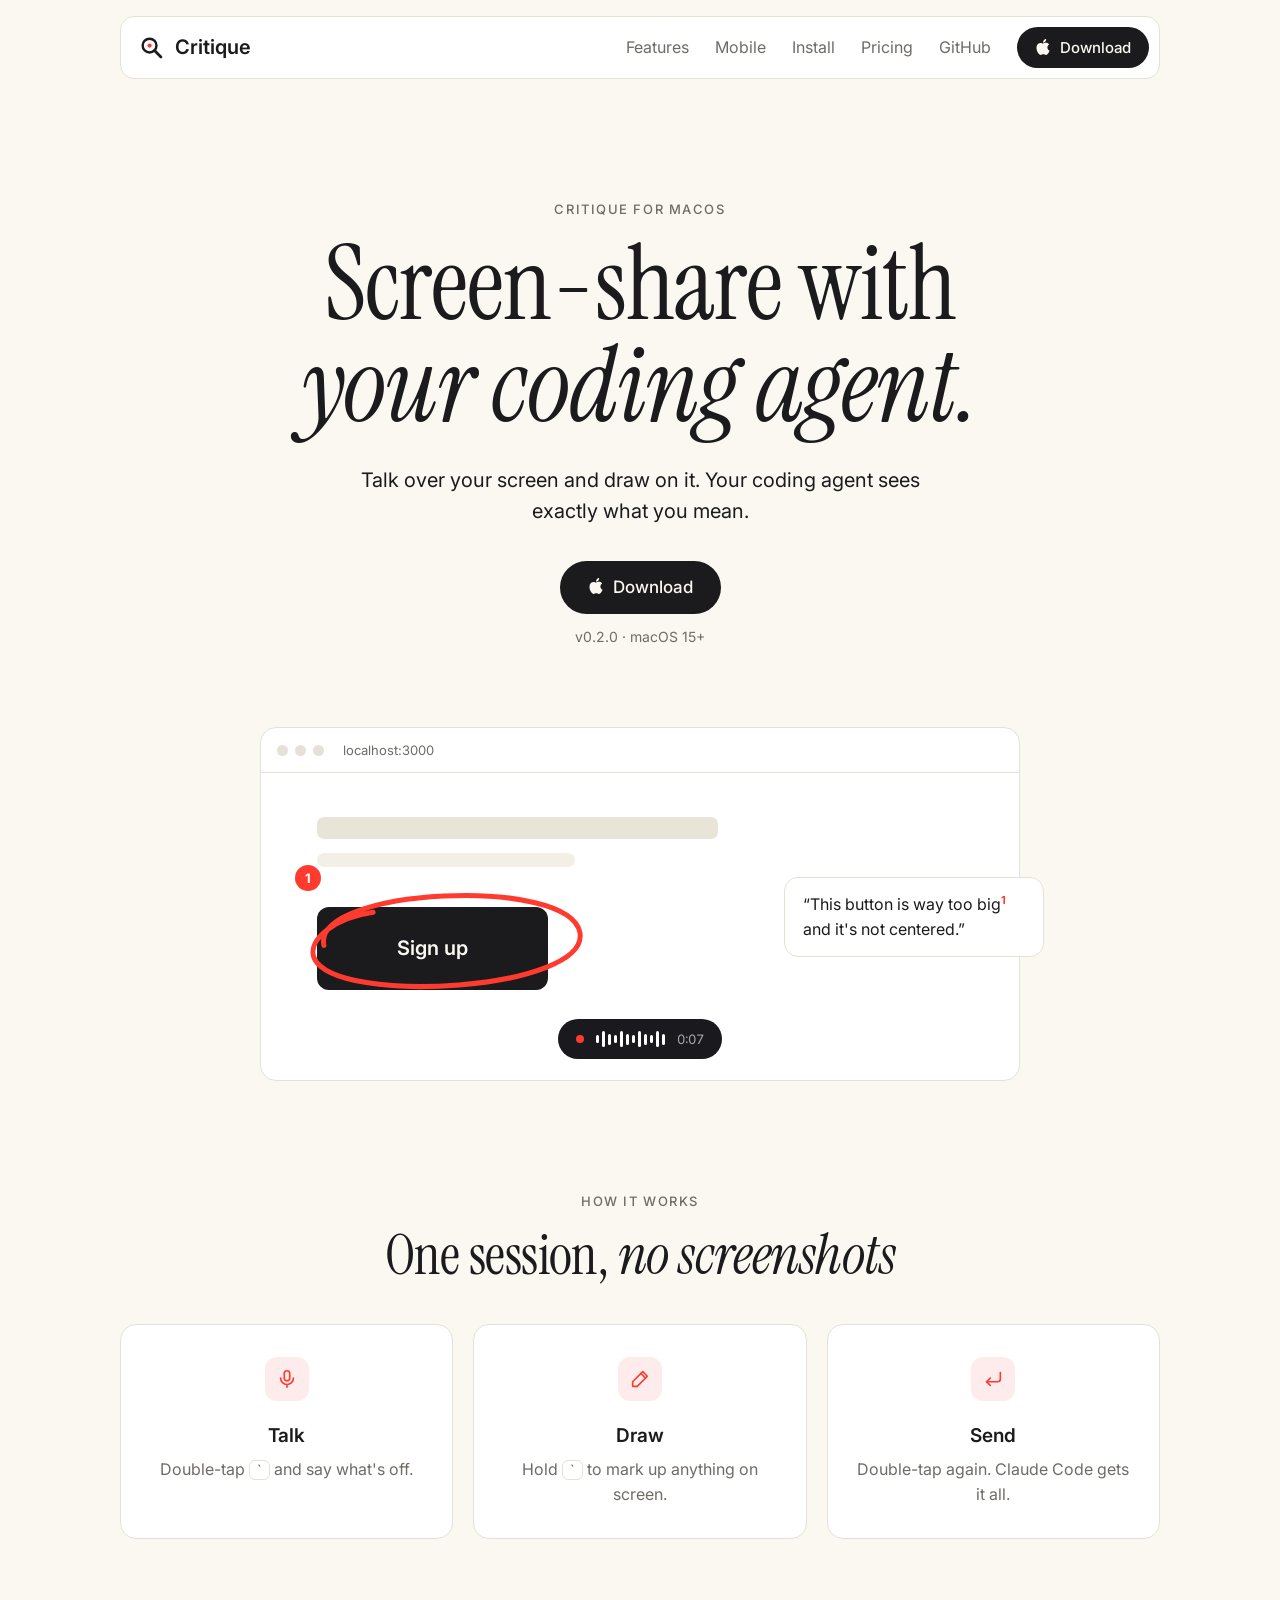
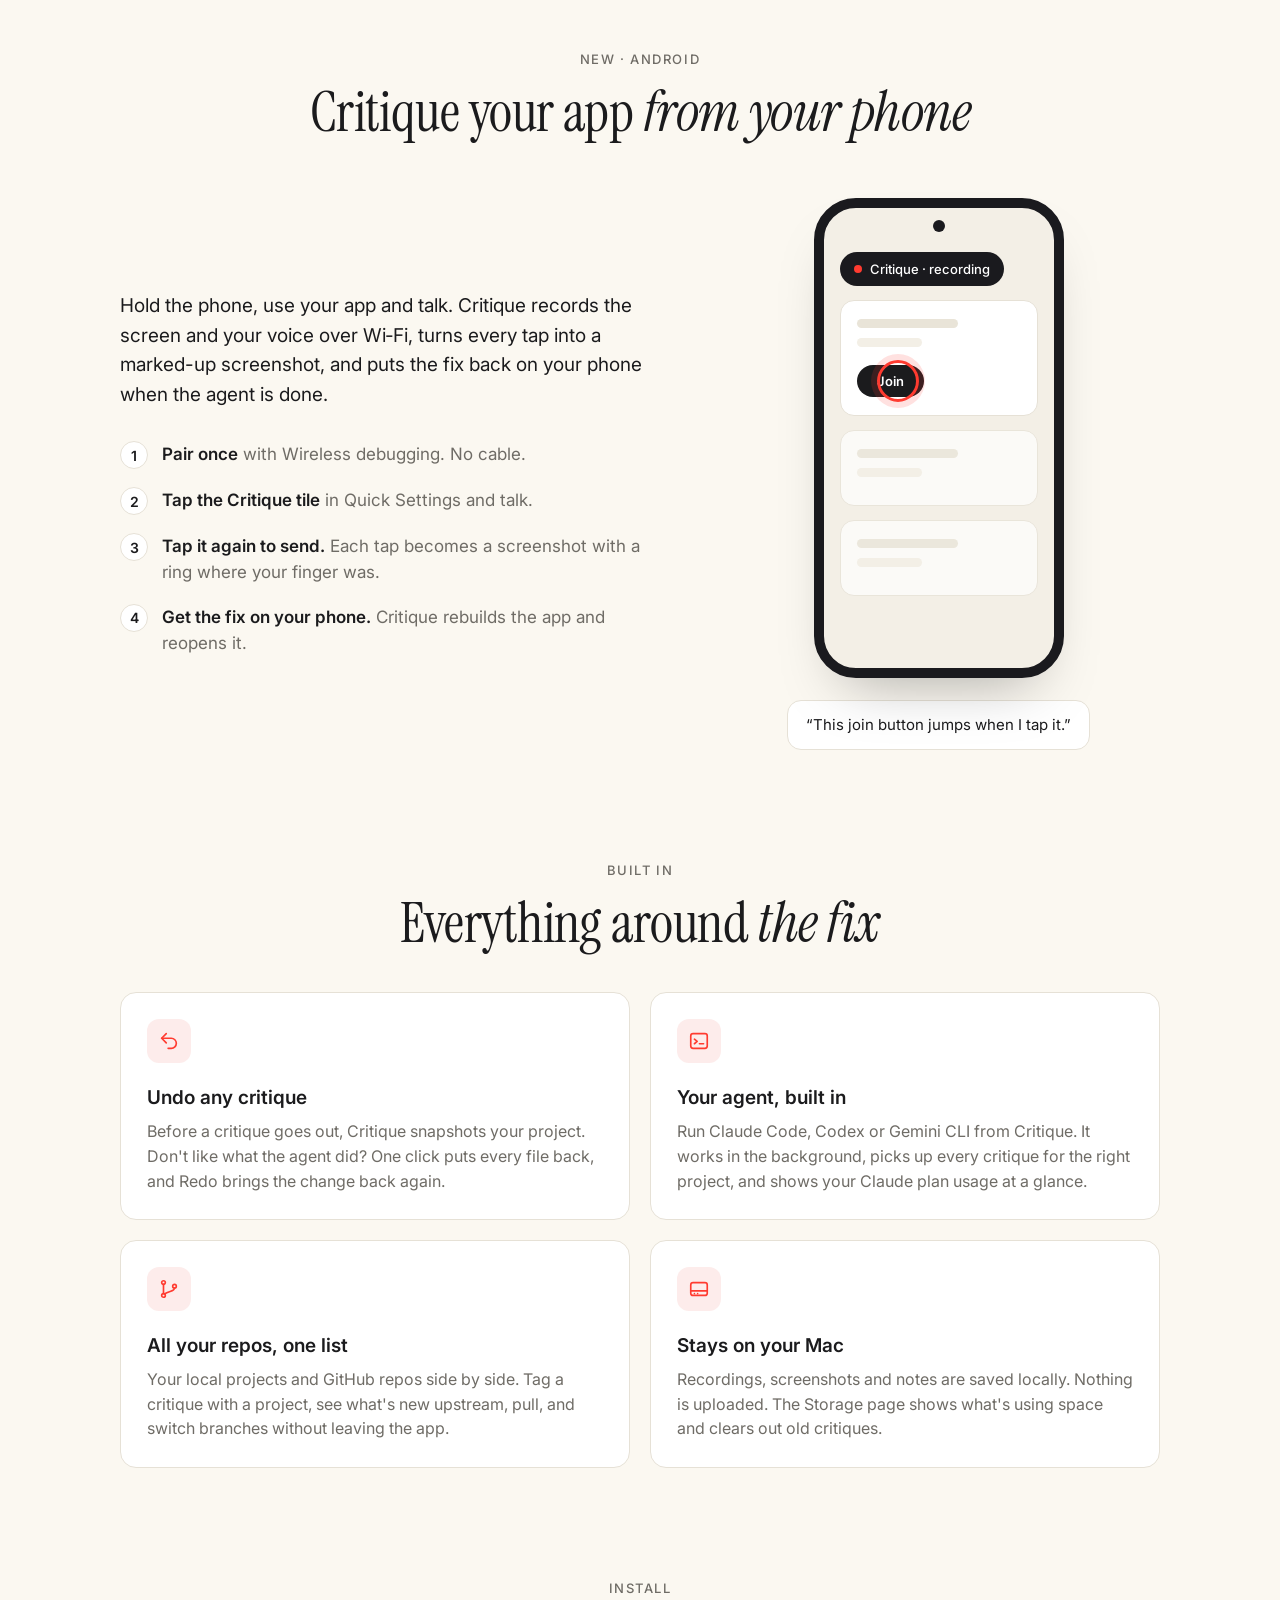
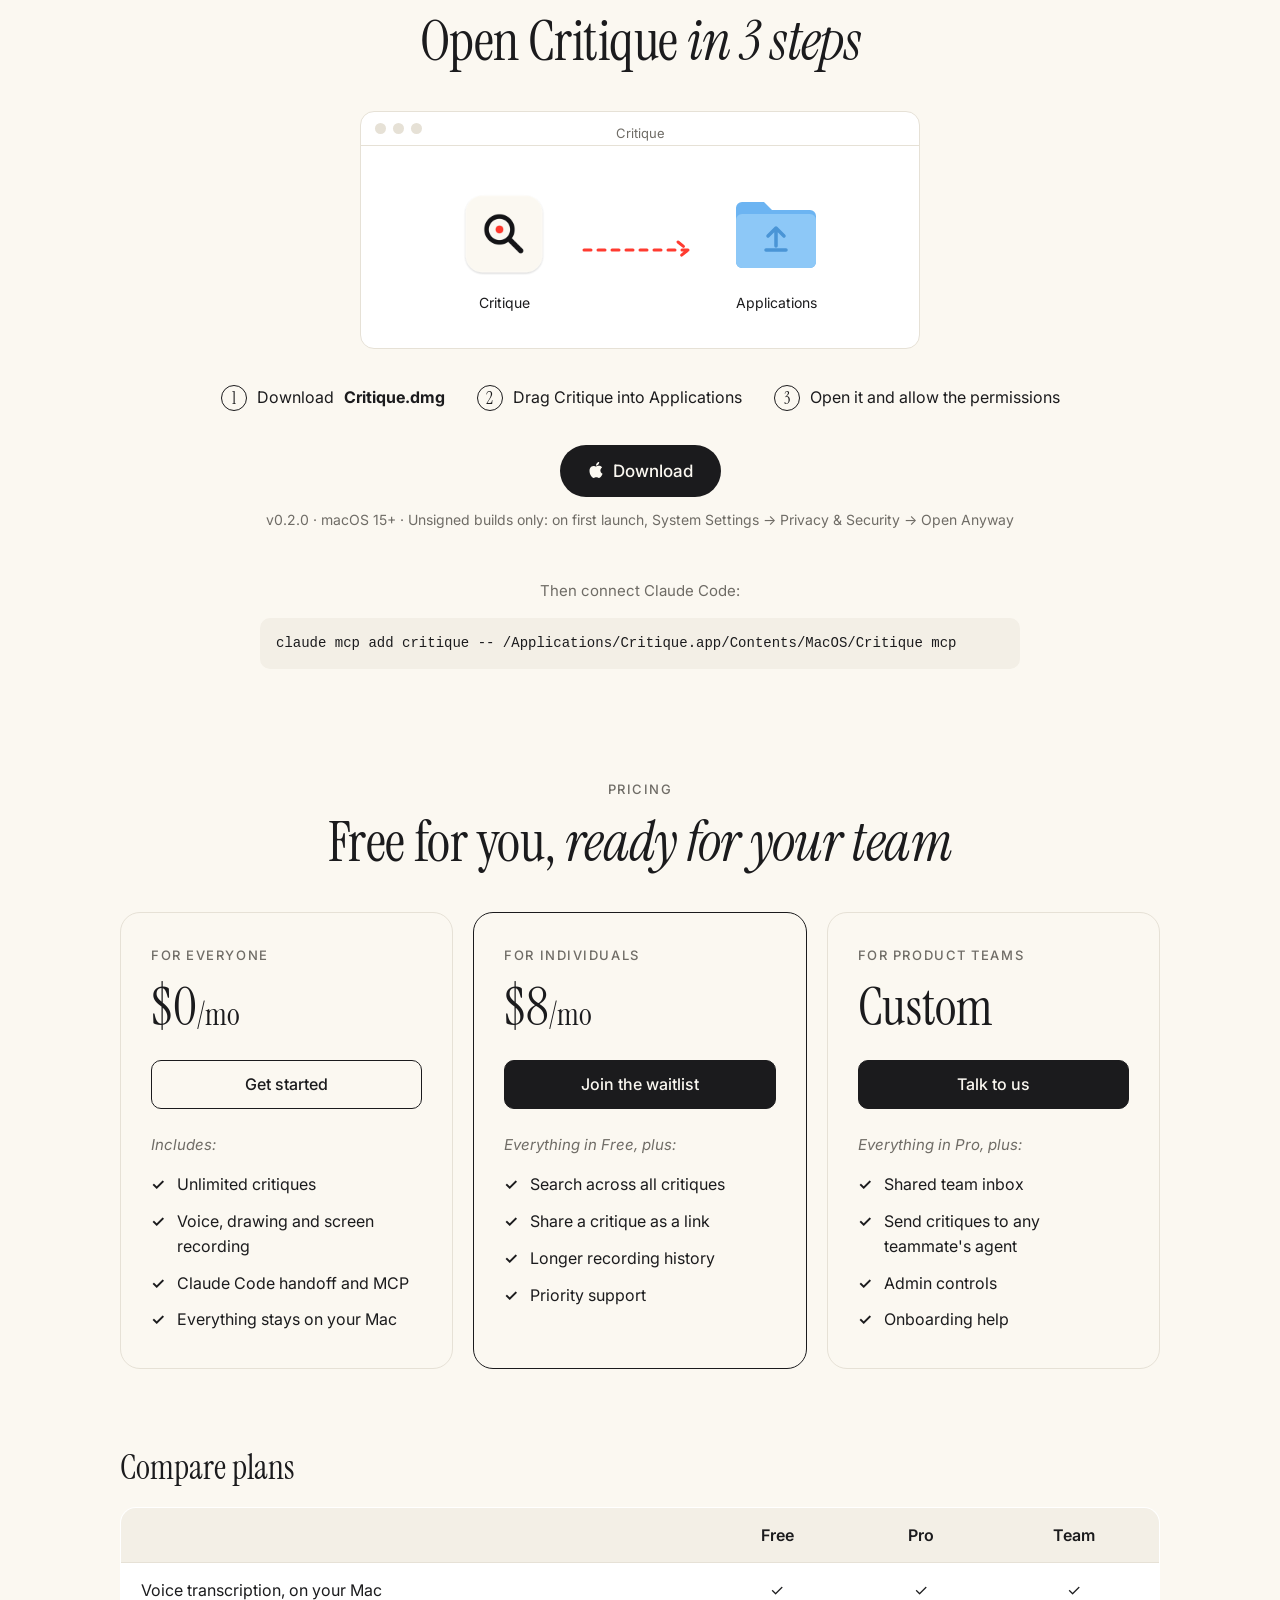
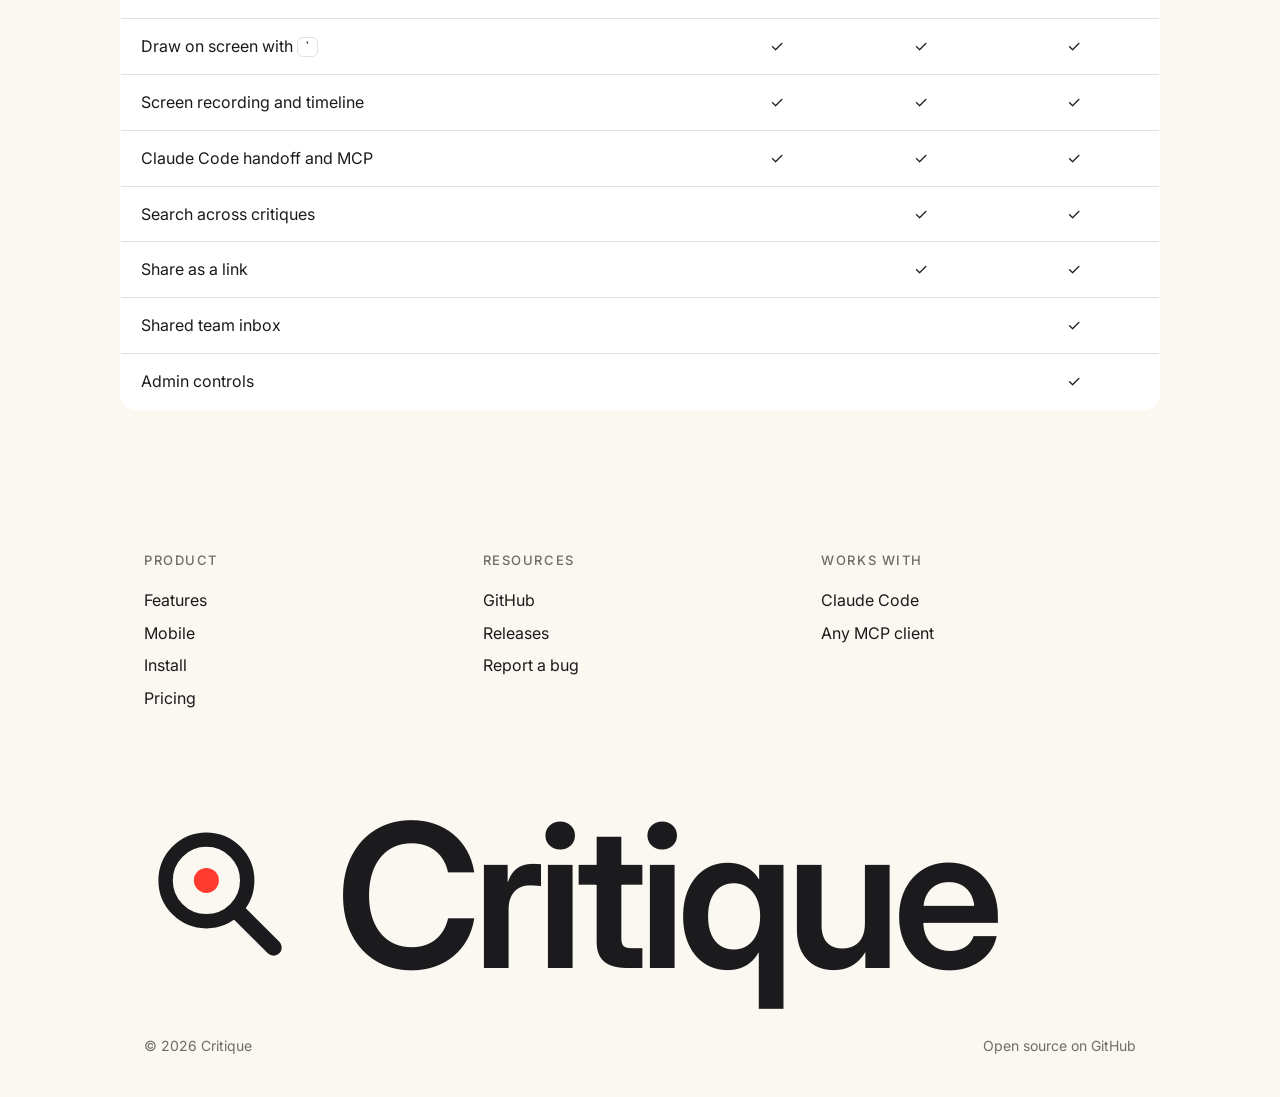
<file: site/index.html>
<!doctype html>
<html lang="en">
<head>
  <meta charset="utf-8">
  <meta name="viewport" content="width=device-width, initial-scale=1">
  <title>Critique: show your coding agent what's wrong</title>
  <meta name="description" content="Talk over your screen and draw on it. Critique hands your words, marked-up screenshots and a screen recording to your coding agent.">
  <link rel="icon" href="logo.svg" type="image/svg+xml">
  <link rel="preconnect" href="https://fonts.googleapis.com">
  <link rel="preconnect" href="https://fonts.gstatic.com" crossorigin>
  <link href="https://fonts.googleapis.com/css2?family=Instrument+Serif:ital@0;1&family=Inter:wght@400;500;600&display=swap" rel="stylesheet">
  <link rel="stylesheet" href="styles.css?v=7">
</head>
<body>

<header class="nav-wrap">
  <nav class="nav">
    <a class="brand" href="#top"><svg class="mark" width="26" height="26" viewBox="0 0 32 32" fill="none" aria-hidden="true"><circle cx="13" cy="13" r="8.5" stroke="currentColor" stroke-width="3"/><path d="M19.4 19.4 L27 27" stroke="currentColor" stroke-width="3.4" stroke-linecap="round"/><circle cx="13" cy="13" r="2.6" fill="#FF3B30"/></svg><span>Critique</span></a>
    <div class="nav-links">
      <a href="#features">Features</a>
      <a href="#mobile">Mobile</a>
      <a href="#install">Install</a>
      <a href="#pricing">Pricing</a>
      <a href="https://github.com/mmerioles/critique">GitHub</a>
      <a class="download download-small" href="https://github.com/mmerioles/critique/releases/latest/download/Critique.dmg"><svg class="apple" width="16" height="16" viewBox="0 0 24 24" aria-hidden="true"><path d="M12.152 6.896c-.948 0-2.415-1.078-3.96-1.04-2.04.027-3.91 1.183-4.961 3.014-2.117 3.675-.546 9.103 1.519 12.09 1.013 1.454 2.208 3.09 3.792 3.039 1.52-.065 2.09-.987 3.935-.987 1.831 0 2.35.987 3.96.948 1.637-.026 2.676-1.48 3.676-2.948 1.156-1.688 1.636-3.325 1.662-3.415-.039-.013-3.182-1.221-3.22-4.857-.026-3.04 2.48-4.494 2.597-4.559-1.429-2.09-3.623-2.324-4.39-2.376-2-.156-3.675 1.09-4.61 1.09zM15.53 3.83c.843-1.012 1.4-2.427 1.245-3.83-1.207.052-2.662.805-3.532 1.818-.78.896-1.454 2.338-1.273 3.714 1.338.104 2.715-.688 3.559-1.701"/></svg>Download</a>
    </div>
  </nav>
</header>

<main id="top">

  <!-- Hero -->
  <section class="hero">
    <p class="eyebrow">Critique for macOS</p>
    <h1>Screen-share with<br><em>your coding agent.</em></h1>
    <p class="lede">Talk over your screen and draw on it. Your coding agent sees exactly what you mean.</p>
    <a class="download" href="https://github.com/mmerioles/critique/releases/latest/download/Critique.dmg"><svg class="apple" width="16" height="16" viewBox="0 0 24 24" aria-hidden="true"><path d="M12.152 6.896c-.948 0-2.415-1.078-3.96-1.04-2.04.027-3.91 1.183-4.961 3.014-2.117 3.675-.546 9.103 1.519 12.09 1.013 1.454 2.208 3.09 3.792 3.039 1.52-.065 2.09-.987 3.935-.987 1.831 0 2.35.987 3.96.948 1.637-.026 2.676-1.48 3.676-2.948 1.156-1.688 1.636-3.325 1.662-3.415-.039-.013-3.182-1.221-3.22-4.857-.026-3.04 2.48-4.494 2.597-4.559-1.429-2.09-3.623-2.324-4.39-2.376-2-.156-3.675 1.09-4.61 1.09zM15.53 3.83c.843-1.012 1.4-2.427 1.245-3.83-1.207.052-2.662.805-3.532 1.818-.78.896-1.454 2.338-1.273 3.714 1.338.104 2.715-.688 3.559-1.701"/></svg>Download</a>
    <p class="version">v0.2.0 · macOS 15+</p>

    <!-- A flat illustration of a critique in progress -->
    <div class="demo" aria-hidden="true">
      <div class="window">
        <div class="window-bar"><i></i><i></i><i></i><span>localhost:3000</span></div>
        <div class="window-body">
          <div class="mock-line wide"></div>
          <div class="mock-line"></div>
          <div class="mock-button">Sign up</div>
          <svg class="stroke" viewBox="0 0 260 110" preserveAspectRatio="none">
            <path d="M30 60 C 20 15, 230 5, 238 50 C 246 95, 40 108, 22 70 C 16 55, 40 38, 70 34"/>
          </svg>
          <span class="badge">1</span>
        </div>
      </div>
      <div class="caption">“This button is way too big<sup>1</sup> and it's not centered.”</div>
      <div class="pill">
        <span class="dot"></span>
        <span class="wave"><i></i><i></i><i></i><i></i><i></i><i></i><i></i><i></i><i></i><i></i><i></i><i></i></span>
        <span class="time">0:07</span>
      </div>
    </div>
  </section>

  <!-- How it works -->
  <section id="features" class="section">
    <p class="eyebrow">How it works</p>
    <h2>One session, <em>no screenshots</em></h2>
    <div class="grid three">
      <article class="card">
        <div class="icon"><svg width="22" height="22" viewBox="0 0 24 24"><rect x="9" y="3" width="6" height="11" rx="3"/><path d="M5 11a7 7 0 0 0 14 0M12 18v3"/></svg></div>
        <h3>Talk</h3>
        <p>Double-tap <kbd>`</kbd> and say what's off.</p>
      </article>
      <article class="card">
        <div class="icon"><svg width="22" height="22" viewBox="0 0 24 24"><path d="M15 4l5 5L9 20H4v-5z"/><path d="M13 6l5 5"/></svg></div>
        <h3>Draw</h3>
        <p>Hold <kbd>`</kbd> to mark up anything on screen.</p>
      </article>
      <article class="card">
        <div class="icon"><svg width="22" height="22" viewBox="0 0 24 24"><path d="M20 5v7a3 3 0 0 1-3 3H5"/><path d="M9 11l-4 4 4 4"/></svg></div>
        <h3>Send</h3>
        <p>Double-tap again. Claude Code gets it all.</p>
      </article>
    </div>
  </section>

  <!-- Mobile -->
  <section id="mobile" class="section">
    <p class="eyebrow">New · Android</p>
    <h2>Critique your app <em>from your phone</em></h2>
    <div class="spotlight">
      <div class="spotlight-copy">
        <p class="spotlight-lede">Hold the phone, use your app and talk. Critique records the screen and your voice over Wi‑Fi, turns every tap into a marked-up screenshot, and puts the fix back on your phone when the agent is done.</p>
        <ol class="spot-steps">
          <li><span>1</span><div><b>Pair once</b> with Wireless debugging. No cable.</div></li>
          <li><span>2</span><div><b>Tap the Critique tile</b> in Quick Settings and talk.</div></li>
          <li><span>3</span><div><b>Tap it again to send.</b> Each tap becomes a screenshot with a ring where your finger was.</div></li>
          <li><span>4</span><div><b>Get the fix on your phone.</b> Critique rebuilds the app and reopens it.</div></li>
        </ol>
      </div>
      <!-- A flat illustration: a phone mid-critique, the tile lit -->
      <div class="phone-demo" aria-hidden="true">
        <div class="phone">
          <div class="phone-notch"></div>
          <div class="qs-tile"><span class="dot"></span>Critique · recording</div>
          <div class="phone-card">
            <div class="mock-line wide"></div>
            <div class="mock-line"></div>
            <div class="phone-button">Join<span class="tap-ring"></span></div>
          </div>
          <div class="phone-card short">
            <div class="mock-line wide"></div>
            <div class="mock-line"></div>
          </div>
          <div class="phone-card short">
            <div class="mock-line wide"></div>
            <div class="mock-line"></div>
          </div>
        </div>
        <div class="phone-caption">“This join button jumps when I tap it.”</div>
      </div>
    </div>
  </section>

  <!-- Built in -->
  <section id="more" class="section">
    <p class="eyebrow">Built in</p>
    <h2>Everything around <em>the fix</em></h2>
    <div class="grid two">
      <article class="card">
        <div class="icon"><svg width="22" height="22" viewBox="0 0 24 24"><path d="M9 14L4 9l5-5"/><path d="M4 9h10.5a5.5 5.5 0 0 1 0 11H11"/></svg></div>
        <h3>Undo any critique</h3>
        <p>Before a critique goes out, Critique snapshots your project. Don't like what the agent did? One click puts every file back, and Redo brings the change back again.</p>
      </article>
      <article class="card">
        <div class="icon"><svg width="22" height="22" viewBox="0 0 24 24"><rect x="3" y="4" width="18" height="16" rx="2.5"/><path d="M7 10l3 2.5L7 15M12.5 15H17"/></svg></div>
        <h3>Your agent, built in</h3>
        <p>Run Claude Code, Codex or Gemini CLI from Critique. It works in the background, picks up every critique for the right project, and shows your Claude plan usage at a glance.</p>
      </article>
      <article class="card">
        <div class="icon"><svg width="22" height="22" viewBox="0 0 24 24"><circle cx="6" cy="5" r="2"/><circle cx="6" cy="19" r="2"/><circle cx="18" cy="9" r="2"/><path d="M6 7v10M18 11c0 4-6 3-11 6.5"/></svg></div>
        <h3>All your repos, one list</h3>
        <p>Your local projects and GitHub repos side by side. Tag a critique with a project, see what's new upstream, pull, and switch branches without leaving the app.</p>
      </article>
      <article class="card">
        <div class="icon"><svg width="22" height="22" viewBox="0 0 24 24"><rect x="3" y="5" width="18" height="14" rx="2.5"/><path d="M3 14h18M7 17h.01M10.5 17h.01"/></svg></div>
        <h3>Stays on your Mac</h3>
        <p>Recordings, screenshots and notes are saved locally. Nothing is uploaded. The Storage page shows what's using space and clears out old critiques.</p>
      </article>
    </div>
  </section>

  <!-- Install -->
  <section id="install" class="section install">
    <p class="eyebrow">Install</p>
    <h2>Open Critique <em>in 3 steps</em></h2>

    <!-- What the DMG window looks like: drag the app onto Applications -->
    <div class="dmg" aria-label="Drag Critique into the Applications folder">
      <div class="dmg-bar"><i></i><i></i><i></i><span>Critique</span></div>
      <div class="dmg-body">
        <figure><img src="app-icon.png" width="96" height="96" alt=""><figcaption>Critique</figcaption></figure>
        <svg class="dmg-arrow" width="120" height="24" viewBox="0 0 120 24" aria-hidden="true"><path d="M4 12h104M98 4l10 8-10 8"/></svg>
        <figure>
          <svg width="96" height="96" viewBox="0 0 96 96" aria-hidden="true">
            <path d="M8 22a6 6 0 0 1 6-6h22l8 8h38a6 6 0 0 1 6 6v46a6 6 0 0 1-6 6H14a6 6 0 0 1-6-6z" fill="#6cb4f2"/>
            <path d="M8 34a6 6 0 0 1 6-6h68a6 6 0 0 1 6 6v42a6 6 0 0 1-6 6H14a6 6 0 0 1-6-6z" fill="#8dc8f7"/>
            <path d="M40 50l8-8 8 8M48 42v18M38 64h20" stroke="#4a95d6" stroke-width="3.5" fill="none" stroke-linecap="round" stroke-linejoin="round"/>
          </svg>
          <figcaption>Applications</figcaption>
        </figure>
      </div>
    </div>

    <ol class="install-steps">
      <li><span>1</span>Download <b>Critique.dmg</b></li>
      <li><span>2</span>Drag Critique into Applications</li>
      <li><span>3</span>Open it and allow the permissions</li>
    </ol>

    <a class="download" href="https://github.com/mmerioles/critique/releases/latest/download/Critique.dmg"><svg class="apple" width="16" height="16" viewBox="0 0 24 24" aria-hidden="true"><path d="M12.152 6.896c-.948 0-2.415-1.078-3.96-1.04-2.04.027-3.91 1.183-4.961 3.014-2.117 3.675-.546 9.103 1.519 12.09 1.013 1.454 2.208 3.09 3.792 3.039 1.52-.065 2.09-.987 3.935-.987 1.831 0 2.35.987 3.96.948 1.637-.026 2.676-1.48 3.676-2.948 1.156-1.688 1.636-3.325 1.662-3.415-.039-.013-3.182-1.221-3.22-4.857-.026-3.04 2.48-4.494 2.597-4.559-1.429-2.09-3.623-2.324-4.39-2.376-2-.156-3.675 1.09-4.61 1.09zM15.53 3.83c.843-1.012 1.4-2.427 1.245-3.83-1.207.052-2.662.805-3.532 1.818-.78.896-1.454 2.338-1.273 3.714 1.338.104 2.715-.688 3.559-1.701"/></svg>Download</a>
    <p class="version">v0.2.0 · macOS 15+ · Unsigned builds only: on first launch, System Settings → Privacy &amp; Security → Open Anyway</p>

    <div class="connect-line">
      <p>Then connect Claude Code:</p>
      <pre><code>claude mcp add critique -- /Applications/Critique.app/Contents/MacOS/Critique mcp</code></pre>
    </div>
  </section>

  <!-- Pricing -->
  <section id="pricing" class="section">
    <p class="eyebrow">Pricing</p>
    <h2>Free for you, <em>ready for your team</em></h2>
    <div class="grid three pricing">
      <article class="plan">
        <p class="eyebrow">For everyone</p>
        <p class="price">$0<span>/mo</span></p>
        <a class="button button-outline" href="#install">Get started</a>
        <p class="includes">Includes:</p>
        <ul>
          <li>Unlimited critiques</li>
          <li>Voice, drawing and screen recording</li>
          <li>Claude Code handoff and MCP</li>
          <li>Everything stays on your Mac</li>
        </ul>
      </article>
      <article class="plan plan-featured">
        <p class="eyebrow">For individuals</p>
        <p class="price">$8<span>/mo</span></p>
        <a class="button button-dark" href="#install">Join the waitlist</a>
        <p class="includes">Everything in Free, plus:</p>
        <ul>
          <li>Search across all critiques</li>
          <li>Share a critique as a link</li>
          <li>Longer recording history</li>
          <li>Priority support</li>
        </ul>
      </article>
      <article class="plan">
        <p class="eyebrow">For product teams</p>
        <p class="price">Custom</p>
        <a class="button button-dark" href="https://github.com/mmerioles/critique/issues">Talk to us</a>
        <p class="includes">Everything in Pro, plus:</p>
        <ul>
          <li>Shared team inbox</li>
          <li>Send critiques to any teammate's agent</li>
          <li>Admin controls</li>
          <li>Onboarding help</li>
        </ul>
      </article>
    </div>

    <h3 class="compare-title">Compare plans</h3>
    <div class="table-wrap">
      <table class="compare">
        <thead><tr><th></th><th>Free</th><th>Pro</th><th>Team</th></tr></thead>
        <tbody>
          <tr><td>Voice transcription, on your Mac</td><td>✓</td><td>✓</td><td>✓</td></tr>
          <tr><td>Draw on screen with <kbd>`</kbd></td><td>✓</td><td>✓</td><td>✓</td></tr>
          <tr><td>Screen recording and timeline</td><td>✓</td><td>✓</td><td>✓</td></tr>
          <tr><td>Claude Code handoff and MCP</td><td>✓</td><td>✓</td><td>✓</td></tr>
          <tr><td>Search across critiques</td><td></td><td>✓</td><td>✓</td></tr>
          <tr><td>Share as a link</td><td></td><td>✓</td><td>✓</td></tr>
          <tr><td>Shared team inbox</td><td></td><td></td><td>✓</td></tr>
          <tr><td>Admin controls</td><td></td><td></td><td>✓</td></tr>
        </tbody>
      </table>
    </div>
  </section>

</main>

<footer class="footer">
  <div class="footer-cols">
    <div>
      <p class="eyebrow">Product</p>
      <a href="#features">Features</a>
      <a href="#mobile">Mobile</a>
      <a href="#install">Install</a>
      <a href="#pricing">Pricing</a>
    </div>
    <div>
      <p class="eyebrow">Resources</p>
      <a href="https://github.com/mmerioles/critique">GitHub</a>
      <a href="https://github.com/mmerioles/critique/releases">Releases</a>
      <a href="https://github.com/mmerioles/critique/issues">Report a bug</a>
    </div>
    <div>
      <p class="eyebrow">Works with</p>
      <a href="https://claude.com/claude-code">Claude Code</a>
      <a href="https://modelcontextprotocol.io">Any MCP client</a>
    </div>
  </div>
  <div class="wordmark"><svg class="mark" width="160" height="160" viewBox="0 0 32 32" fill="none" aria-hidden="true"><circle cx="13" cy="13" r="8.5" stroke="currentColor" stroke-width="3"/><path d="M19.4 19.4 L27 27" stroke="currentColor" stroke-width="3.4" stroke-linecap="round"/><circle cx="13" cy="13" r="2.6" fill="#FF3B30"/></svg><span>Critique</span></div>
  <div class="footer-bottom">
    <span>© 2026 Critique</span>
    <a href="https://github.com/mmerioles/critique">Open source on GitHub</a>
  </div>
</footer>

</body>
</html>
</file>
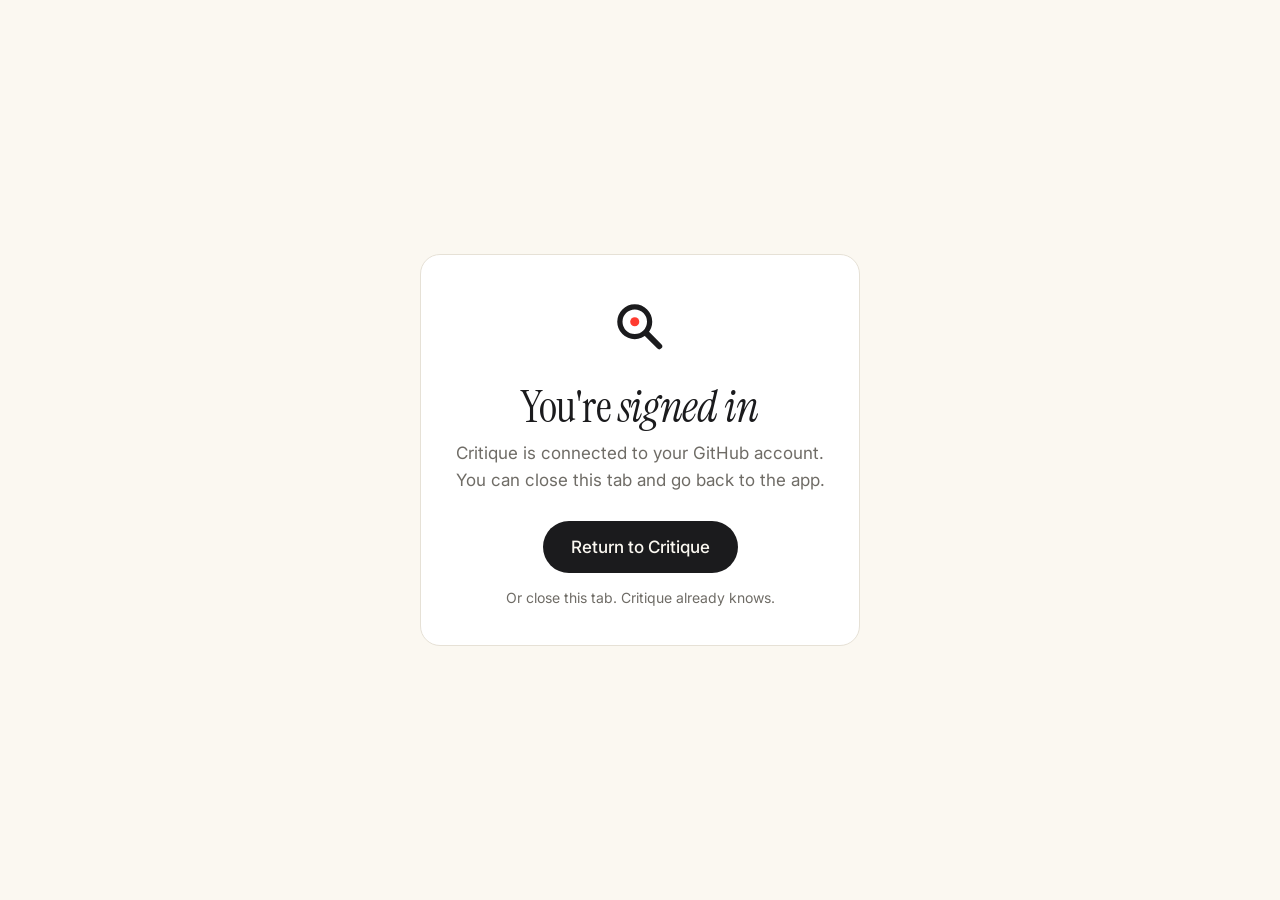
<file: site/auth/index.html>
<!doctype html>
<html lang="en">
<head>
  <meta charset="utf-8">
  <meta name="viewport" content="width=device-width, initial-scale=1">
  <title>Signed in to Critique</title>
  <meta name="robots" content="noindex">
  <link rel="icon" href="../logo.svg" type="image/svg+xml">
  <link rel="preconnect" href="https://fonts.googleapis.com">
  <link rel="preconnect" href="https://fonts.gstatic.com" crossorigin>
  <link href="https://fonts.googleapis.com/css2?family=Instrument+Serif:ital@0;1&family=Inter:wght@400;500;600&display=swap" rel="stylesheet">
  <link rel="stylesheet" href="../styles.css?v=6">
  <style>
    .auth { min-height: 100vh; display: grid; place-items: center; padding: 24px 16px; text-align: center; }
    .auth-card { max-width: 440px; width: 100%; background: var(--paper); border: 1px solid var(--line); border-radius: 20px; padding: 44px 32px 36px; }
    .auth-mark { width: 56px; height: 56px; color: var(--ink); }
    .auth h1 { font-size: 44px; line-height: 1.05; margin: 22px 0 10px; }
    .auth p { color: var(--muted); margin: 0; }
    .auth .download { margin-top: 28px; }
    .auth .later { margin-top: 14px; font-size: 14px; }
    .auth .home { display: inline-block; margin-top: 28px; font-size: 14px; color: var(--muted); }
    .auth .home:hover { color: var(--ink); }
  </style>
</head>
<body>
  <main class="auth">
    <div class="auth-card">
      <svg class="auth-mark" viewBox="0 0 32 32" fill="none" aria-hidden="true"><circle cx="13" cy="13" r="8.5" stroke="currentColor" stroke-width="3"/><path d="M19.4 19.4 L27 27" stroke="currentColor" stroke-width="3.4" stroke-linecap="round"/><circle cx="13" cy="13" r="2.6" fill="#FF3B30"/></svg>
      <h1 id="title">You're <em>signed in</em></h1>
      <p id="detail">Critique is connected to your GitHub account. You can close this tab and go back to the app.</p>
      <a class="download" id="open" href="critique://signed-in">Return to Critique</a>
      <p class="later">Or close this tab. Critique already knows.</p>
    </div>
  </main>
  <script>
    // GitHub sends ?error=access_denied when someone cancels.
    var error = new URLSearchParams(location.search).get("error");
    if (error) {
      document.getElementById("title").innerHTML = "Sign-in <em>canceled</em>";
      document.getElementById("detail").textContent = error === "access_denied"
        ? "Nothing was shared with Critique. You can try again from the Account page in the app."
        : "Something went wrong with GitHub. Try again from the Account page in the app.";
      document.querySelector(".later").textContent = "You can close this tab.";
    }
  </script>
</body>
</html>
</file>
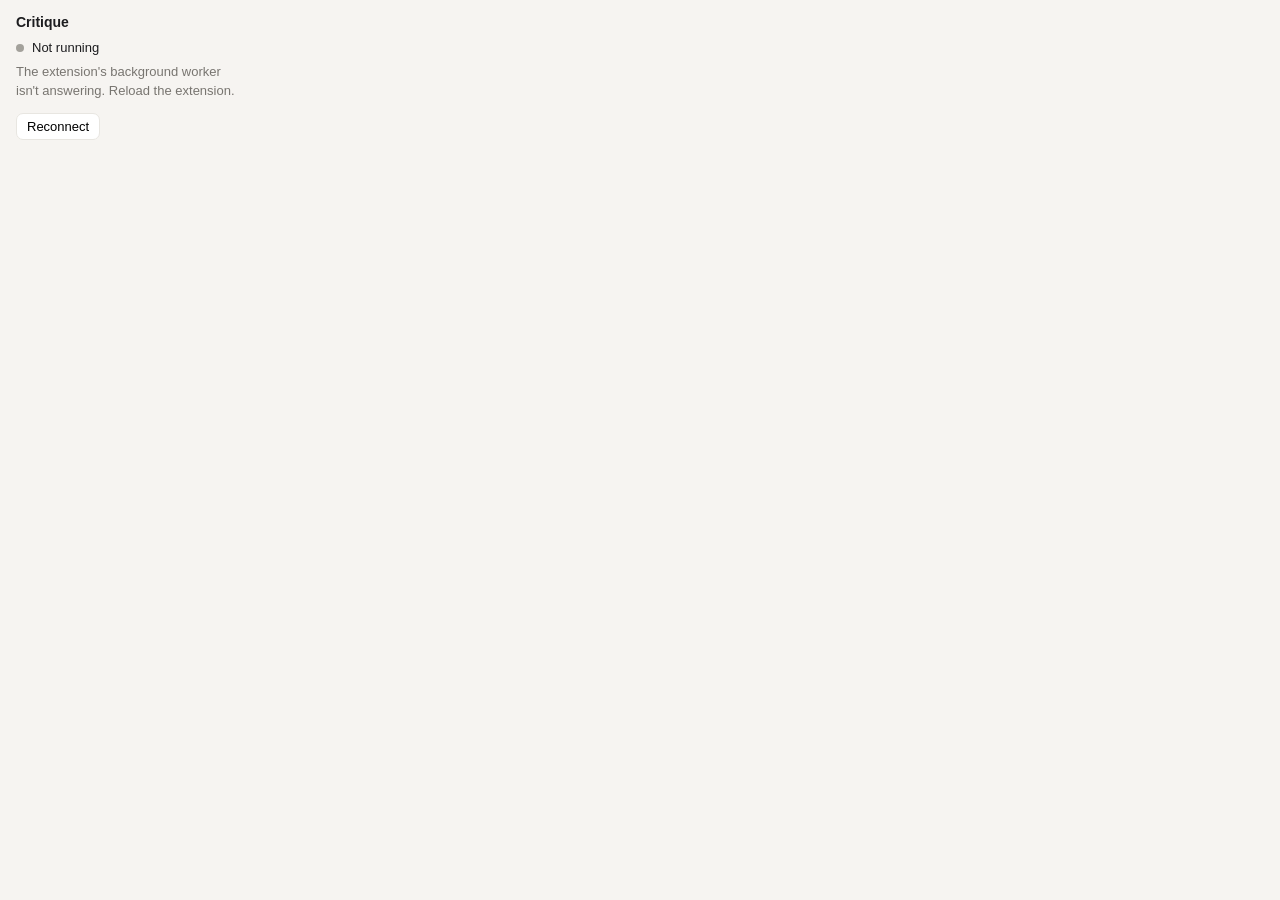
<file: browser-extension/popup.html>
<!doctype html>
<html>
<head>
  <meta charset="utf-8">
  <title>Critique</title>
  <style>
    body { margin: 0; width: 260px; font: 13px -apple-system, BlinkMacSystemFont, "Segoe UI", sans-serif; color: #1c1c1f; background: #f6f4f1; }
    main { padding: 14px 16px 12px; }
    h1 { margin: 0 0 10px; font-size: 14px; font-weight: 600; }
    .status { display: flex; align-items: center; gap: 8px; }
    .dot { width: 8px; height: 8px; border-radius: 50%; background: #a3a19b; flex: none; }
    .dot.on { background: #2da44e; }
    .dot.connecting { background: #e0a800; }
    .hint { margin: 8px 0 0; color: #787570; line-height: 1.45; }
    code { font: 11px ui-monospace, Menlo, monospace; }
    button { margin-top: 12px; padding: 5px 10px; font: inherit; border: 1px solid #e8e6e1; border-radius: 7px; background: #fff; cursor: pointer; }
    button:hover { background: #faf9f7; }
  </style>
</head>
<body>
  <main>
    <h1>Critique</h1>
    <div class="status"><span class="dot" id="dot"></span><span id="text">Checking…</span></div>
    <p class="hint" id="hint"></p>
    <button id="retry">Reconnect</button>
  </main>
  <script src="popup.js"></script>
</body>
</html>
</file>
<file: site/styles.css>
/* Critique — flat, warm, simple. No scroll animations. */
:root {
  --cream: #fbf8f1;
  --paper: #ffffff;
  --ink: #1b1b1d;
  --muted: #6f6c66;
  --line: #e6e1d6;
  --soft: #f3efe6;
  --red: #ff3b30;
  --dark: #1a1a1e;
  --serif: "Instrument Serif", Georgia, serif;
  --sans: "Inter", -apple-system, BlinkMacSystemFont, sans-serif;
}

* { box-sizing: border-box; }
html { scroll-behavior: auto; }
body {
  margin: 0;
  background: var(--cream);
  color: var(--ink);
  font: 400 17px/1.55 var(--sans);
  -webkit-font-smoothing: antialiased;
}
a { color: inherit; text-decoration: none; }
h1, h2 { font-family: var(--serif); font-weight: 400; letter-spacing: -0.01em; margin: 0; }
h1 { font-size: clamp(56px, 9vw, 104px); line-height: 0.98; }
h2 { font-size: clamp(38px, 5vw, 56px); line-height: 1.05; margin-bottom: 40px; }
h3 { font-size: 19px; font-weight: 600; margin: 0 0 6px; }
em { font-style: italic; }
p { margin: 0; }
kbd {
  font: 500 0.85em var(--sans);
  padding: 1px 7px;
  border: 1px solid var(--line);
  border-radius: 6px;
  background: var(--paper);
}
code, pre { font: 14px/1.6 ui-monospace, SFMono-Regular, Menlo, monospace; }
pre {
  margin: 16px 0 0;
  padding: 14px 16px;
  background: var(--soft);
  border-radius: 10px;
  overflow-x: auto;
  white-space: pre;
}

.eyebrow {
  font-size: 13px;
  font-weight: 500;
  letter-spacing: 0.12em;
  text-transform: uppercase;
  color: var(--muted);
  margin-bottom: 14px;
}
.fine { font-size: 14px; color: var(--muted); margin-top: 14px; }

/* Buttons */
.button {
  display: inline-flex;
  align-items: center;
  gap: 8px;
  padding: 11px 20px;
  border-radius: 10px;
  font-weight: 500;
  font-size: 16px;
  border: 1.5px solid var(--ink);
}
.button-dark { background: var(--ink); color: var(--cream); }
.button-dark:hover { background: #000; }
.button-outline { background: transparent; }
.button-outline:hover { background: var(--soft); }
/* Download: one simple pill with the Apple logo, version underneath */
.download {
  display: inline-flex; align-items: center; gap: 9px;
  margin-top: 34px;
  padding: 13px 28px;
  border-radius: 999px;
  background: var(--ink); color: var(--cream);
  font-size: 17px; font-weight: 500;
}
.download:hover { background: #000; }
.download .apple { width: 16px; height: 16px; }
.download-small { margin: 0; padding: 9px 18px; font-size: 15px; }
.card .download { margin-top: 20px; }
.version { margin-top: 12px; font-size: 14px; color: var(--muted); }

/* Nav */
.nav-wrap { position: sticky; top: 16px; z-index: 10; padding: 0 16px; }
.nav {
  max-width: 1040px;
  margin: 16px auto 0;
  display: flex;
  align-items: center;
  justify-content: space-between;
  padding: 10px 10px 10px 18px;
  background: var(--paper);
  border: 1px solid var(--line);
  border-radius: 14px;
}
.brand { display: flex; align-items: center; gap: 10px; font-weight: 600; font-size: 20px; }
.brand .mark { width: 26px; height: 26px; color: var(--ink); }
.nav-links { display: flex; align-items: center; gap: 26px; color: var(--muted); font-size: 16px; }
.nav-links a:not(.button):hover { color: var(--ink); }
.nav-links .button { padding: 9px 16px; font-size: 15px; }

/* Layout */
main { padding: 0 24px; }
.section { max-width: 1040px; margin: 0 auto; padding: 110px 0 0; }
.section > .eyebrow, .section > h2 { text-align: center; }
#features .card { text-align: center; padding: 32px 26px; }
#features .icon { margin-left: auto; margin-right: auto; }
.grid { display: grid; gap: 20px; }
.grid.two { grid-template-columns: repeat(2, 1fr); }
.grid.three { grid-template-columns: repeat(3, 1fr); }
.card {
  background: var(--paper);
  border: 1px solid var(--line);
  border-radius: 16px;
  padding: 26px;
}
.card p { color: var(--muted); font-size: 16px; }
.card .button { margin-top: 20px; }
.icon {
  display: flex; align-items: center; justify-content: center;
  width: 44px; height: 44px; margin-bottom: 20px;
  border-radius: 12px; background: #fdeceb;
}
.icon svg {
  width: 22px; height: 22px;
  fill: none; stroke: var(--red); stroke-width: 1.8; stroke-linecap: round; stroke-linejoin: round;
}
.apple { flex: none; fill: currentColor; margin-top: -2px; }

/* Hero */
.hero { max-width: 1040px; margin: 0 auto; padding: 120px 0 0; text-align: center; }
.hero .lede { max-width: 560px; margin: 28px auto 0; font-size: 20px; }

.demo { position: relative; max-width: 760px; margin: 80px auto 0; }
.window {
  background: var(--paper);
  border: 1px solid var(--line);
  border-radius: 16px;
  overflow: hidden;
  text-align: left;
}
.window-bar {
  display: flex; align-items: center; gap: 7px;
  padding: 12px 16px;
  border-bottom: 1px solid var(--line);
  font-size: 13px; color: var(--muted);
}
.window-bar i { width: 11px; height: 11px; border-radius: 50%; background: var(--line); }
.window-bar span { margin-left: 12px; }
.window-body { position: relative; padding: 44px 56px 90px; }
.mock-line { height: 14px; width: 40%; border-radius: 7px; background: var(--soft); margin-bottom: 14px; }
.mock-line.wide { width: 62%; height: 22px; background: #e9e4d8; }
.mock-button {
  display: inline-block;
  margin-top: 26px;
  padding: 26px 80px;
  border-radius: 12px;
  background: var(--ink);
  color: var(--cream);
  font-weight: 600;
  font-size: 20px;
}
.stroke {
  position: absolute;
  left: 26px; top: 96px;
  width: 320px; height: 140px;
  overflow: visible;
}
.stroke path { fill: none; stroke: var(--red); stroke-width: 4; stroke-linecap: round; stroke-linejoin: round; }
.badge {
  position: absolute; left: 34px; top: 92px;
  width: 26px; height: 26px; border-radius: 50%;
  background: var(--red); color: #fff;
  font: 700 13px/26px var(--sans); text-align: center;
}
.caption {
  position: absolute; right: -24px; top: 150px;
  max-width: 260px;
  padding: 14px 18px;
  background: var(--paper);
  border: 1px solid var(--line);
  border-radius: 14px;
  font-size: 16px; text-align: left;
}
.caption sup { color: var(--red); font-weight: 700; font-size: 11px; }
.pill {
  position: absolute; left: 50%; bottom: 22px; transform: translateX(-50%);
  display: flex; align-items: center; gap: 12px;
  padding: 10px 18px;
  background: var(--dark); color: #fff;
  border-radius: 999px;
}
.pill .dot { width: 8px; height: 8px; border-radius: 50%; background: var(--red); }
.pill .wave { display: flex; align-items: center; gap: 3px; height: 20px; }
.pill .wave i { width: 3px; border-radius: 2px; background: #fff; }
.pill .wave i:nth-child(3n+1) { height: 8px; }
.pill .wave i:nth-child(3n+2) { height: 16px; }
.pill .wave i:nth-child(3n) { height: 11px; }
.pill .time { font-size: 13px; color: #aaa; font-variant-numeric: tabular-nums; }

/* Install: everything centered */
.install { text-align: center; }
.dmg {
  max-width: 560px; margin: 0 auto;
  background: var(--paper); border: 1px solid var(--line); border-radius: 14px; overflow: hidden;
}
.dmg-bar { position: relative; display: flex; gap: 7px; padding: 11px 14px; border-bottom: 1px solid var(--line); }
.dmg-bar i { width: 11px; height: 11px; border-radius: 50%; background: var(--line); }
.dmg-bar span { position: absolute; left: 0; right: 0; font-size: 13px; color: var(--muted); }
.dmg-body { display: flex; align-items: center; justify-content: center; gap: 28px; padding: 40px 24px 34px; }
.dmg figure { margin: 0; display: flex; flex-direction: column; align-items: center; gap: 10px; }
.dmg figcaption { font-size: 14px; }
.dmg-arrow { fill: none; stroke: var(--red); stroke-width: 3; stroke-linecap: round; stroke-linejoin: round; stroke-dasharray: 7 7; }
.install-steps {
  list-style: none; padding: 0; margin: 36px auto 0;
  display: flex; justify-content: center; flex-wrap: wrap; gap: 14px 32px;
  font-size: 16px;
}
.install-steps li { display: flex; align-items: center; gap: 10px; }
.install-steps span {
  width: 26px; height: 26px; border-radius: 50%; border: 1.5px solid var(--ink);
  font: 400 17px/24px var(--serif); text-align: center;
}
.connect-line { max-width: 760px; margin: 48px auto 0; }
.connect-line p { color: var(--muted); font-size: 15px; }
.connect-line pre { white-space: pre; overflow-x: auto; text-align: left; font-size: 13px; }

/* Pricing */
.pricing { align-items: stretch; }
.plan {
  position: relative;
  background: transparent;
  border: 1.5px solid var(--line);
  border-radius: 20px;
  padding: 32px 30px 30px;
}
.plan-featured { border-color: var(--ink); }
.price { font: 400 52px/1.1 var(--serif); margin: 4px 0 24px; }
.price span { font-size: 0.6em; }
.plan .button { width: 100%; justify-content: center; }
.includes { font-style: italic; color: var(--muted); font-size: 15px; margin: 24px 0 10px; }
.plan ul { list-style: none; padding: 0; margin: 0; }
.plan li { padding: 6px 0 6px 26px; position: relative; font-size: 16px; }
.plan li::before { content: "✓"; position: absolute; left: 0; font-weight: 600; }

.compare-title { font: 400 34px/1.1 var(--serif); margin: 80px 0 20px; }
.table-wrap { overflow-x: auto; }
.compare { width: 100%; border-collapse: collapse; background: var(--paper); border: 1px solid var(--line); border-radius: 16px; overflow: hidden; }
.compare th, .compare td { padding: 15px 20px; text-align: center; border-bottom: 1px solid var(--line); font-size: 16px; }
.compare th { font-weight: 600; background: var(--soft); }
.compare td:first-child, .compare th:first-child { text-align: left; }
.compare tr:last-child td { border-bottom: 0; }

/* Footer */
.footer { max-width: 1040px; margin: 140px auto 0; padding: 0 24px 40px; }
.footer-cols { display: grid; grid-template-columns: repeat(3, 1fr); gap: 24px; }
.footer-cols a { display: block; padding: 4px 0; font-size: 16px; }
.footer-cols a:hover { color: var(--muted); }
.wordmark { display: flex; align-items: center; gap: 3vw; margin: 80px 0 40px; }
.wordmark .mark { width: clamp(80px, 12vw, 160px); height: auto; color: var(--ink); }
.wordmark span { font: 600 clamp(80px, 16vw, 200px)/1 var(--sans); letter-spacing: -0.04em; }
.footer-bottom { display: flex; justify-content: space-between; color: var(--muted); font-size: 14px; }

/* Small screens */
@media (max-width: 860px) {
  .grid.three, .grid.two, .footer-cols { grid-template-columns: 1fr; }
  .nav-links a:not(.button) { display: none; }
  /* Stack the demo: window, then what was said, then the pill. Nothing overlaps. */
  .demo { margin-top: 56px; }
  .window-body { padding: 28px 24px 40px; }
  .mock-line.wide { width: 80%; }
  .mock-line { width: 55%; }
  .mock-button { padding: 18px 40px; font-size: 18px; }
  .stroke { left: 8px; top: 76px; width: 220px; height: 100px; }
  .badge { left: 14px; top: 70px; }
  .caption { position: static; max-width: none; margin: 16px 0 0; }
  .pill { position: static; transform: none; width: fit-content; margin: 16px auto 0; }
  .pricing { gap: 20px; }
  .hero h1 br { display: none; }
}

/* Mobile spotlight */
.spotlight { display: grid; grid-template-columns: 1.1fr 0.9fr; gap: 56px; align-items: center; margin-top: 56px; }
.spotlight-lede { font-size: 19px; margin: 0; }
.spot-steps { list-style: none; padding: 0; margin: 32px 0 0; display: grid; gap: 18px; }
.spot-steps li { display: flex; gap: 14px; align-items: flex-start; color: var(--muted); }
.spot-steps b { color: var(--ink); font-weight: 600; }
.spot-steps span {
  flex: none; width: 28px; height: 28px; border-radius: 50%;
  display: flex; align-items: center; justify-content: center;
  background: var(--paper); border: 1px solid var(--line); color: var(--ink); font: 600 14px var(--sans);
}
.phone-demo { position: relative; display: flex; flex-direction: column; align-items: center; }
.phone {
  position: relative; width: 250px; height: 480px; padding: 44px 16px 16px;
  background: var(--soft); border: 10px solid var(--dark); border-radius: 42px;
  box-shadow: 0 30px 60px -30px rgba(0,0,0,.35);
  display: flex; flex-direction: column; gap: 14px;
}
.phone-notch { position: absolute; top: 12px; left: 50%; width: 12px; height: 12px; margin-left: -6px; border-radius: 50%; background: var(--dark); }
.qs-tile {
  display: flex; align-items: center; gap: 8px; align-self: flex-start;
  padding: 9px 14px; border-radius: 999px; background: var(--dark); color: #fff; font: 500 13px var(--sans);
}
.qs-tile .dot { width: 8px; height: 8px; border-radius: 50%; background: var(--red); animation: blink 1.6s ease-in-out infinite; }
@keyframes blink { 50% { opacity: .3; } }
.phone-card { position: relative; background: var(--paper); border: 1px solid var(--line); border-radius: 14px; padding: 18px 16px; }
.phone-card.short { opacity: .7; }
.phone-card .mock-line { height: 9px; margin: 0 0 10px; }
.phone-button {
  position: relative; display: inline-block; margin-top: 8px; padding: 8px 20px; border-radius: 999px;
  background: var(--ink); color: #fff; font: 600 13px var(--sans);
}
.tap-ring {
  position: absolute; left: 62%; top: 50%; width: 42px; height: 42px; margin: -21px 0 0 -21px; border-radius: 50%;
  border: 3px solid var(--red); box-shadow: 0 0 0 6px rgba(255,59,48,.15);
}
.phone-caption {
  margin-top: 22px; padding: 12px 18px; max-width: 340px; text-align: center;
  background: var(--paper); border: 1px solid var(--line); border-radius: 14px; font-size: 15px;
}
#more .card h3 { margin-top: 0; }
@media (max-width: 860px) {
  .spotlight { grid-template-columns: 1fr; gap: 40px; }
}
@media (prefers-reduced-motion: reduce) { .qs-tile .dot { animation: none; } }
</file>
